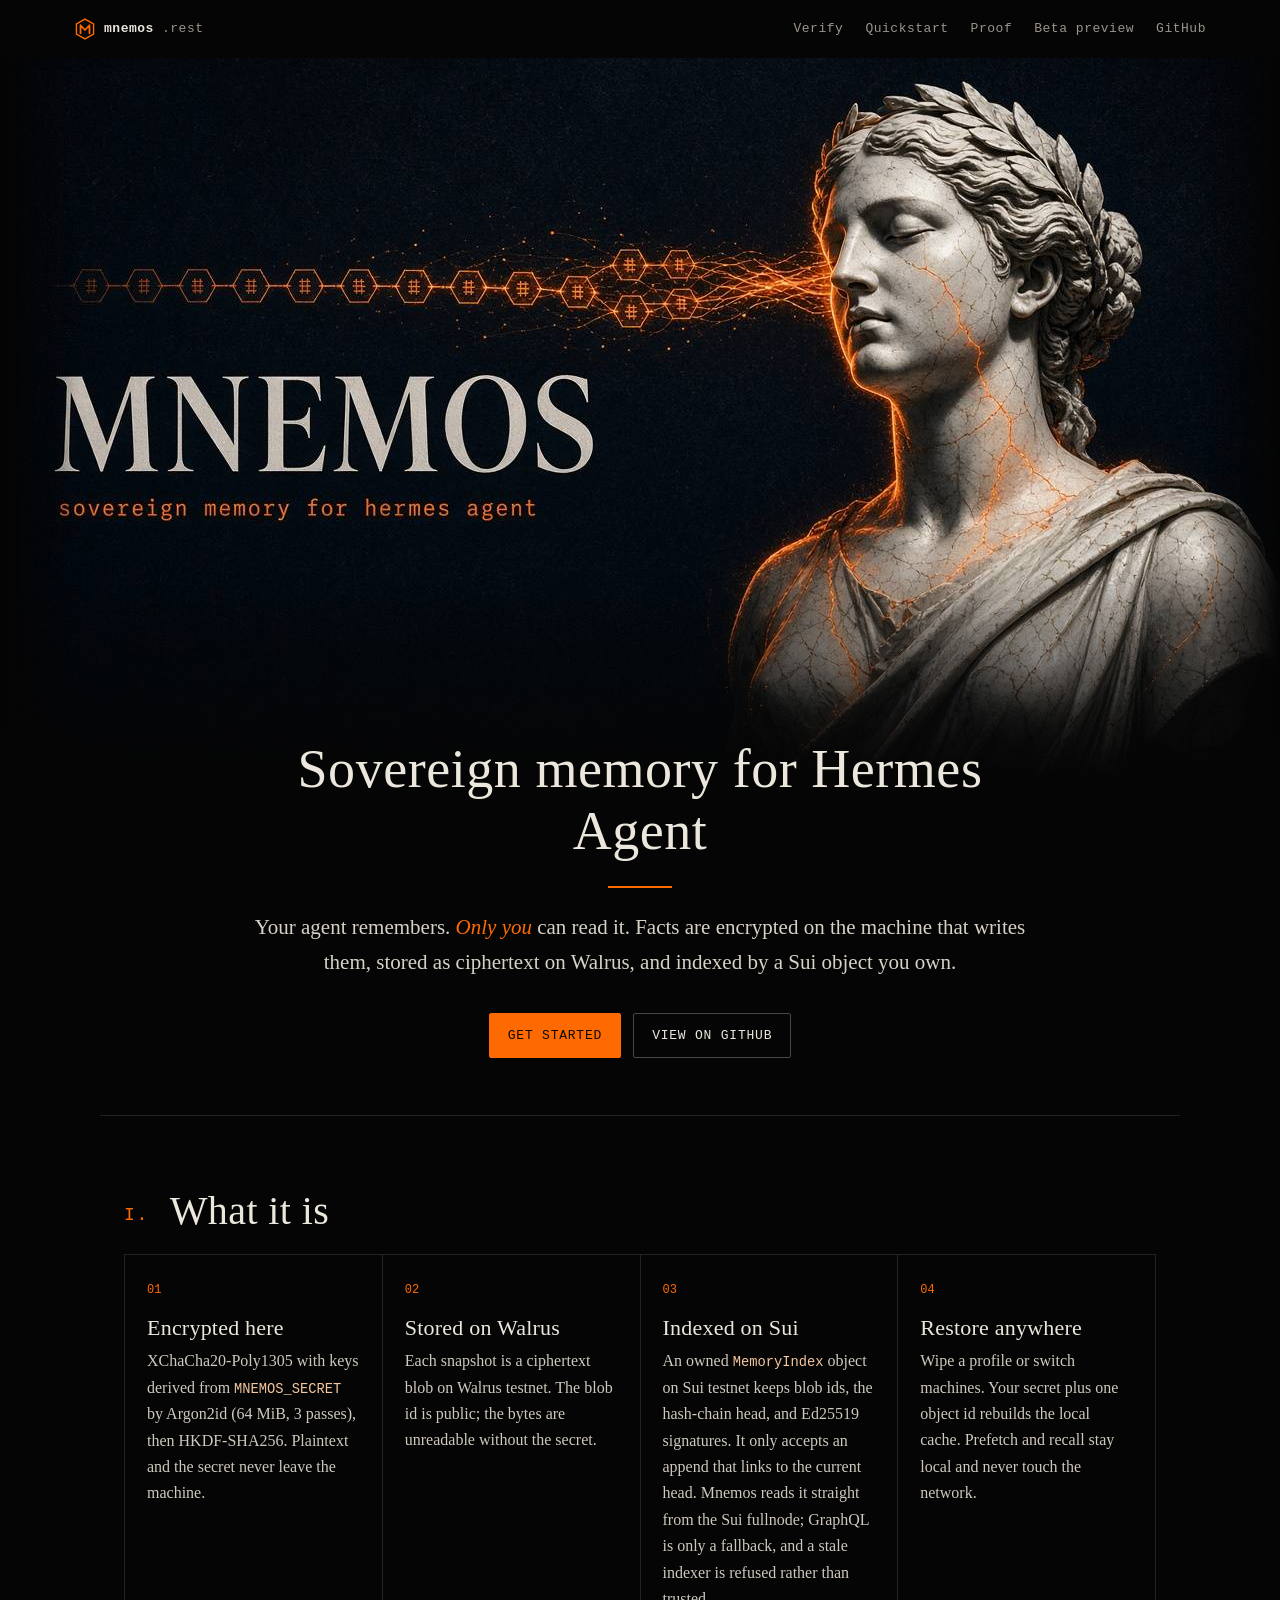
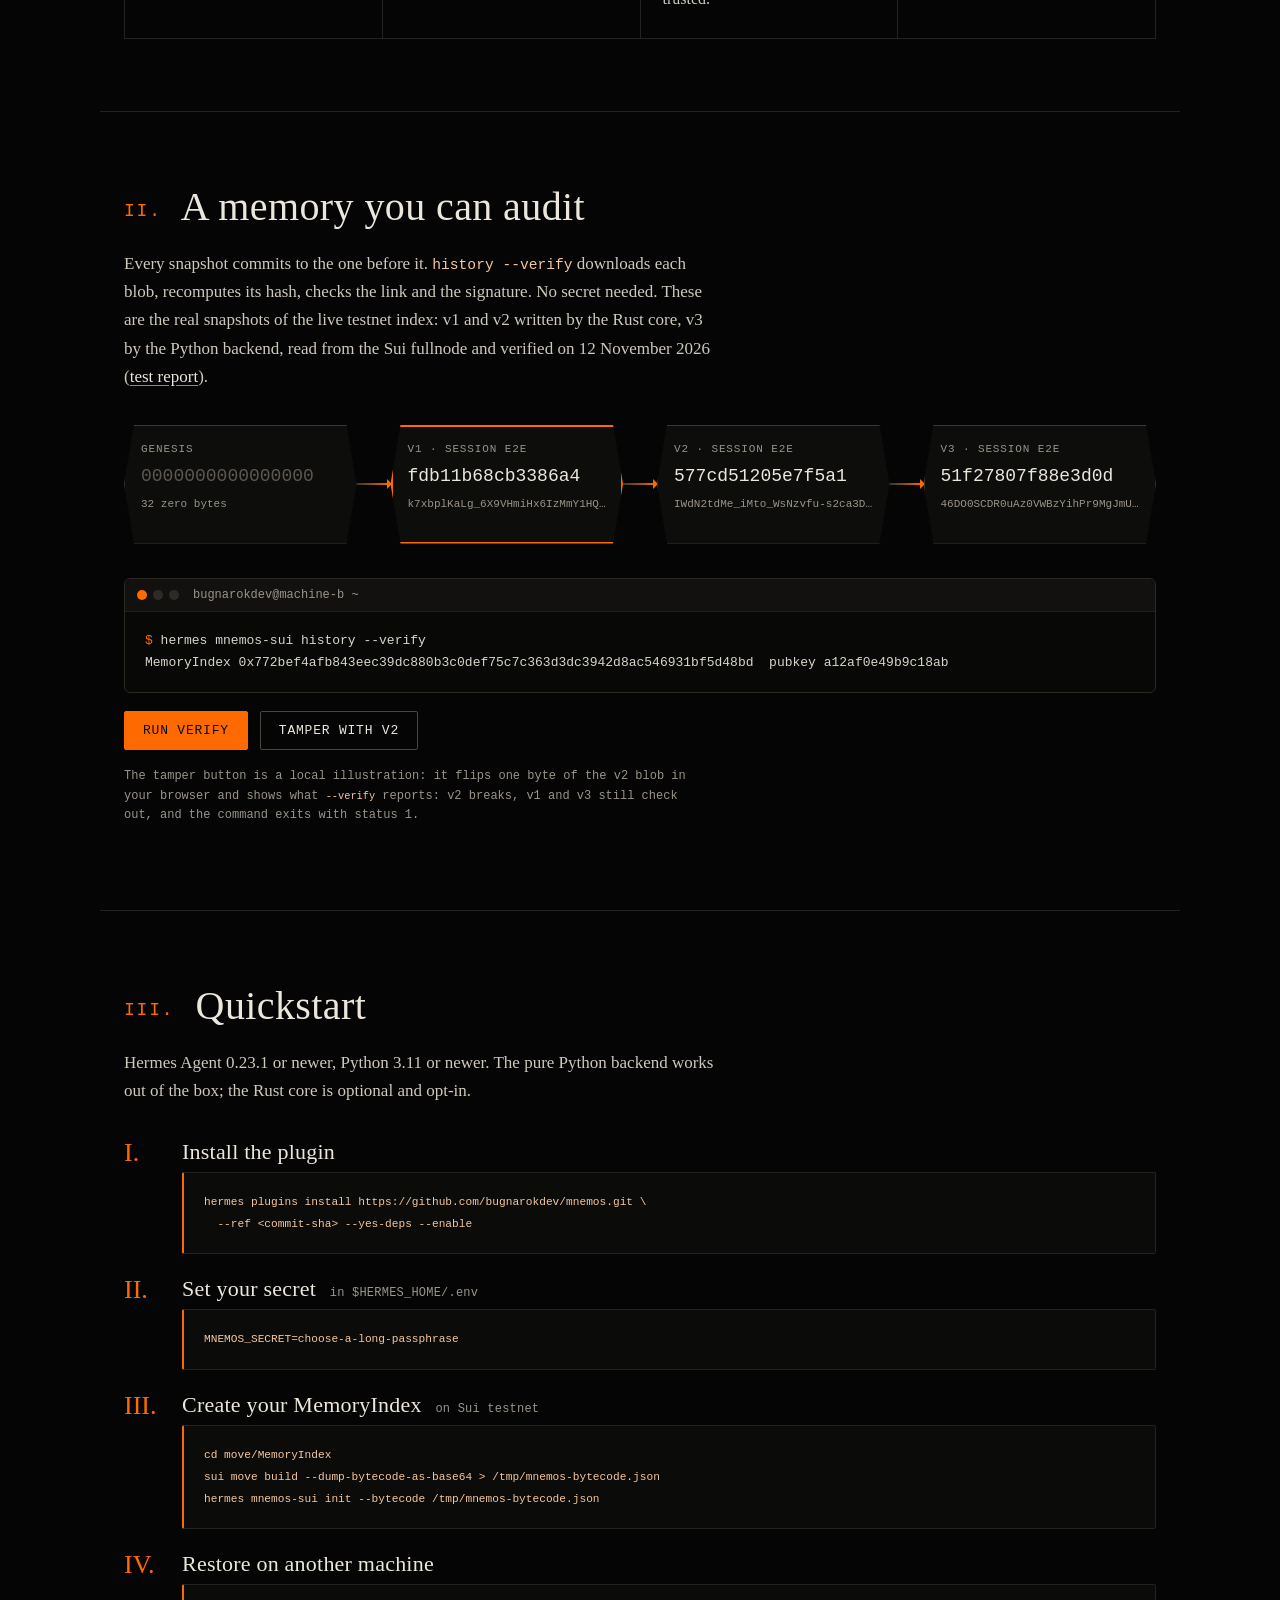
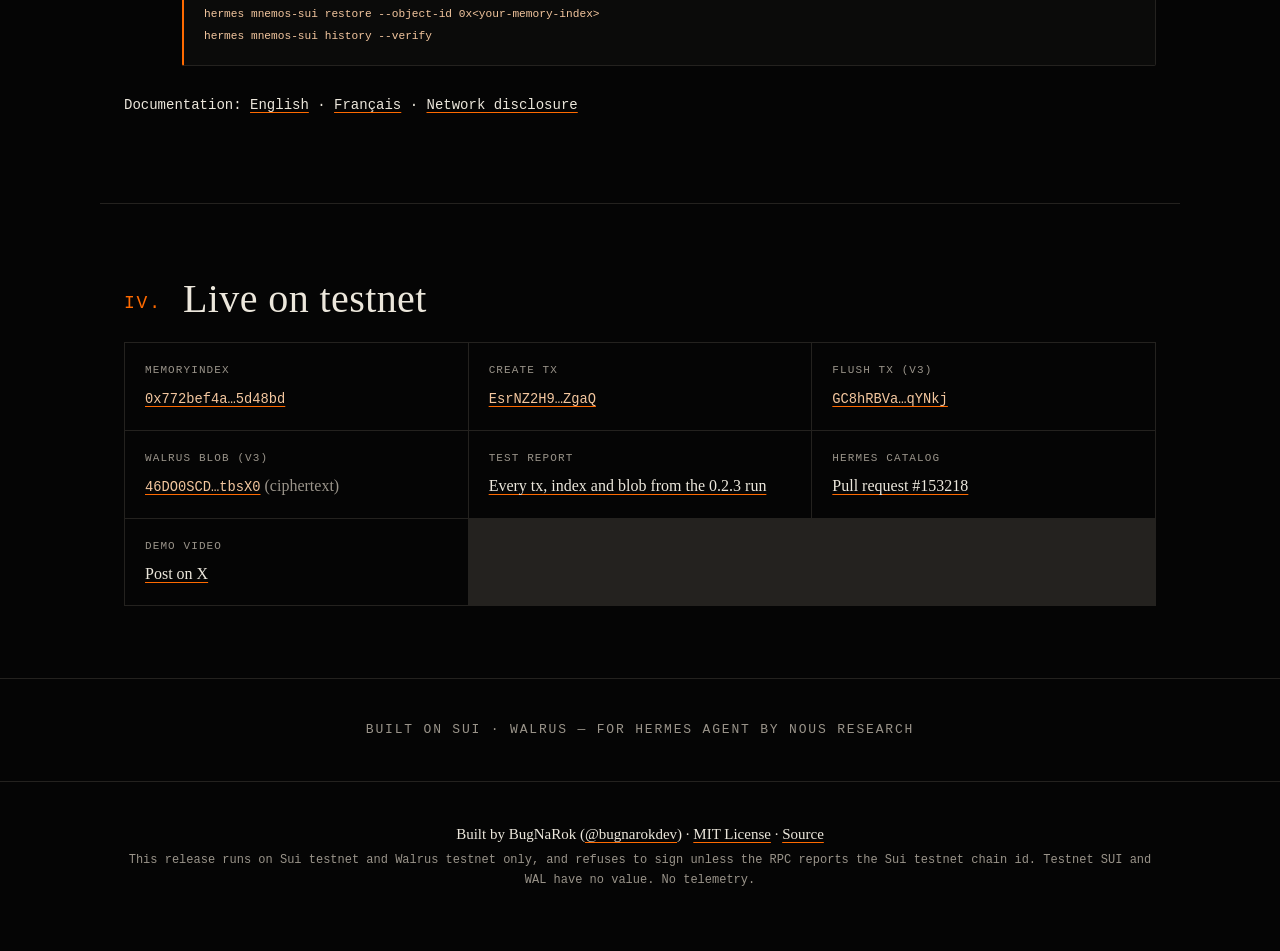
<file: index.html>
<!doctype html>
<html lang="en">
<head>
<meta charset="utf-8">
<meta name="viewport" content="width=device-width, initial-scale=1">
<title>Mnemos · Sovereign memory for Hermes Agent</title>
<meta name="description" content="Mnemos is a memory provider plugin for Hermes Agent: encrypted on your machine, ciphertext blobs on Walrus testnet, a MemoryIndex object on Sui testnet, restorable anywhere.">
<meta name="theme-color" content="#050505">
<link rel="canonical" href="https://mnemos.rest/">
<link rel="icon" href="favicon.svg" type="image/svg+xml">
<meta property="og:type" content="website">
<meta property="og:url" content="https://mnemos.rest/">
<meta property="og:title" content="Mnemos · Sovereign memory for Hermes Agent">
<meta property="og:description" content="Encrypted on your machine. Stored on Walrus. Indexed on Sui. Restore anywhere with your secret and one object id.">
<meta property="og:image" content="https://mnemos.rest/cover.jpg">
<meta property="og:image:width" content="1280">
<meta property="og:image:height" content="720">
<meta property="og:image:alt" content="A marble statue with orange cracks, a chain of hexagonal hash blocks flowing into her mind, and the word MNEMOS.">
<meta name="twitter:card" content="summary_large_image">
<meta name="twitter:site" content="@bugnarokdev">
<meta name="twitter:title" content="Mnemos · Sovereign memory for Hermes Agent">
<meta name="twitter:description" content="Encrypted on your machine. Stored on Walrus. Indexed on Sui. Restore anywhere.">
<meta name="twitter:image" content="https://mnemos.rest/cover.jpg">
<link rel="stylesheet" href="style.css">
</head>
<body>
<a class="skip" href="#main">Skip to content</a>

<header class="hero">
  <nav class="top" aria-label="Primary">
    <a class="brand" href="#top" aria-label="Mnemos home"><img src="favicon.svg" alt="" width="22" height="22"> mnemos<span class="dim">.rest</span></a>
    <ul>
      <li><a href="#chain">Verify</a></li>
      <li><a href="#quickstart">Quickstart</a></li>
      <li><a href="#proof">Proof</a></li>
      <li><a href="beta/">Beta preview</a></li>
      <li><a href="https://github.com/bugnarokdev/mnemos" target="_blank" rel="noopener noreferrer">GitHub</a></li>
    </ul>
  </nav>
  <figure class="cover" id="top">
    <picture>
      <source media="(max-width: 820px)" srcset="cover-800.jpg">
      <img src="cover.jpg" width="1280" height="720" alt="A marble statue with orange cracks, a chain of hexagonal hash blocks flowing into her mind, beside the word MNEMOS and the line: sovereign memory for hermes agent." fetchpriority="high">
    </picture>
  </figure>
  <div class="intro">
    <h1><span class="sr">Mnemos: </span>Sovereign memory for Hermes Agent</h1>
    <p class="lede">Your agent remembers. <em>Only you</em> can read it. Facts are encrypted on the machine that writes them, stored as ciphertext on Walrus, and indexed by a Sui object you own.</p>
    <p class="cta">
      <a class="btn" href="#quickstart">Get started</a>
      <a class="btn ghost" href="https://github.com/bugnarokdev/mnemos" target="_blank" rel="noopener noreferrer">View on GitHub</a>
    </p>
  </div>
</header>

<main id="main">

<section class="pillars" aria-labelledby="what">
  <h2 id="what"><span class="num">I.</span> What it is</h2>
  <ol class="grid">
    <li>
      <h3>Encrypted here</h3>
      <p>XChaCha20-Poly1305 with keys derived from <code>MNEMOS_SECRET</code> by Argon2id (64 MiB, 3 passes), then HKDF-SHA256. Plaintext and the secret never leave the machine.</p>
    </li>
    <li>
      <h3>Stored on Walrus</h3>
      <p>Each snapshot is a ciphertext blob on Walrus testnet. The blob id is public; the bytes are unreadable without the secret.</p>
    </li>
    <li>
      <h3>Indexed on Sui</h3>
      <p>An owned <code>MemoryIndex</code> object on Sui testnet keeps blob ids, the hash-chain head, and Ed25519 signatures. It only accepts an append that links to the current head. Mnemos reads it straight from the Sui fullnode; GraphQL is only a fallback, and a stale indexer is refused rather than trusted.</p>
    </li>
    <li>
      <h3>Restore anywhere</h3>
      <p>Wipe a profile or switch machines. Your secret plus one object id rebuilds the local cache. Prefetch and recall stay local and never touch the network.</p>
    </li>
  </ol>
</section>

<section class="chain" id="chain" aria-labelledby="chain-h">
  <h2 id="chain-h"><span class="num">II.</span> A memory you can audit</h2>
  <p class="sub">Every snapshot commits to the one before it. <code>history --verify</code> downloads each blob, recomputes its hash, checks the link and the signature. No secret needed. These are the real snapshots of the live testnet index: v1 and v2 written by the Rust core, v3 by the Python backend, read from the Sui fullnode and verified on 12 November 2026 (<a href="https://github.com/bugnarokdev/mnemos/blob/main/docs/en/test-report.md" target="_blank" rel="noopener">test report</a>).</p>

  <div class="links" role="list" aria-label="Hash chain">
    <div class="block genesis" role="listitem">
      <span class="k">genesis</span>
      <span class="h">0000000000000000</span>
      <span class="b">32 zero bytes</span>
    </div>
    <span class="arrow" aria-hidden="true"></span>
    <div class="block" role="listitem" data-v="1">
      <span class="k">v1 · session e2e</span>
      <span class="h">fdb11b68cb3386a4</span>
      <span class="b" title="Walrus blob id">k7xbplKaLg_6X9VHmiHx6IzMmY1HQ8q6IfxfytE3V-M</span>
      <span class="st" aria-live="off"></span>
    </div>
    <span class="arrow" aria-hidden="true"></span>
    <div class="block" role="listitem" data-v="2">
      <span class="k">v2 · session e2e</span>
      <span class="h">577cd51205e7f5a1</span>
      <span class="b" title="Walrus blob id">IWdN2tdMe_iMto_WsNzvfu-s2ca3DIdgA38abPxpCXg</span>
      <span class="st" aria-live="off"></span>
    </div>
    <span class="arrow" aria-hidden="true"></span>
    <div class="block" role="listitem" data-v="3">
      <span class="k">v3 · session e2e</span>
      <span class="h">51f27807f88e3d0d</span>
      <span class="b" title="Walrus blob id">46DO0SCDR0uAz0VWBzYihPr9MgJmUzeNdfEATmtbsX0</span>
      <span class="st" aria-live="off"></span>
    </div>
  </div>

  <div class="term" role="region" aria-label="Terminal">
    <div class="bar"><i></i><i></i><i></i><span>bugnarokdev@machine-b ~</span></div>
<pre id="out" aria-live="polite"><span class="p">$</span> hermes mnemos-sui history --verify
MemoryIndex 0x772bef4afb843eec39dc880b3c0def75c7c363d3dc3942d8ac546931bf5d48bd  pubkey a12af0e49b9c18ab
v1    <b class="ok">OK</b>     fdb11b68cb3386a4  blob k7xbplKaLg_6X9VHmiHx6IzMmY1HQ8q6IfxfytE3V-M
v2    <b class="ok">OK</b>     577cd51205e7f5a1  blob IWdN2tdMe_iMto_WsNzvfu-s2ca3DIdgA38abPxpCXg
v3    <b class="ok">OK</b>     51f27807f88e3d0d  blob 46DO0SCDR0uAz0VWBzYihPr9MgJmUzeNdfEATmtbsX0
<b class="ok">OK: 3 versions verified</b></pre>
  </div>
  <p class="controls">
    <button type="button" id="run" class="btn">Run verify</button>
    <button type="button" id="tamper" class="btn ghost" aria-pressed="false">Tamper with v2</button>
  </p>
  <p class="note">The tamper button is a local illustration: it flips one byte of the v2 blob in your browser and shows what <code>--verify</code> reports: v2 breaks, v1 and v3 still check out, and the command exits with status 1.</p>
</section>

<section class="quick" id="quickstart" aria-labelledby="qs">
  <h2 id="qs"><span class="num">III.</span> Quickstart</h2>
  <p class="sub">Hermes Agent 0.23.1 or newer, Python 3.11 or newer. The pure Python backend works out of the box; the Rust core is optional and opt-in.</p>
  <ol class="steps">
    <li>
      <h3>Install the plugin</h3>
<pre><code>hermes plugins install https://github.com/bugnarokdev/mnemos.git \
  --ref &lt;commit-sha&gt; --yes-deps --enable</code></pre>
    </li>
    <li>
      <h3>Set your secret <span class="dim">in $HERMES_HOME/.env</span></h3>
<pre><code>MNEMOS_SECRET=choose-a-long-passphrase</code></pre>
    </li>
    <li>
      <h3>Create your MemoryIndex <span class="dim">on Sui testnet</span></h3>
<pre><code>cd move/MemoryIndex
sui move build --dump-bytecode-as-base64 &gt; /tmp/mnemos-bytecode.json
hermes mnemos-sui init --bytecode /tmp/mnemos-bytecode.json</code></pre>
    </li>
    <li>
      <h3>Restore on another machine</h3>
<pre><code>hermes mnemos-sui restore --object-id 0x&lt;your-memory-index&gt;
hermes mnemos-sui history --verify</code></pre>
    </li>
  </ol>
  <p class="docs">Documentation: <a href="https://github.com/bugnarokdev/mnemos/tree/main/docs/en" target="_blank" rel="noopener noreferrer">English</a> · <a href="https://github.com/bugnarokdev/mnemos/tree/main/docs/fr" hreflang="fr" target="_blank" rel="noopener noreferrer">Français</a> · <a href="https://github.com/bugnarokdev/mnemos#network-disclosure" target="_blank" rel="noopener noreferrer">Network disclosure</a></p>
</section>

<section class="proof" id="proof" aria-labelledby="pf">
  <h2 id="pf"><span class="num">IV.</span> Live on testnet</h2>
  <dl>
    <div><dt>MemoryIndex</dt><dd><a href="https://testnet.suivision.xyz/object/0x772bef4afb843eec39dc880b3c0def75c7c363d3dc3942d8ac546931bf5d48bd" target="_blank" rel="noopener noreferrer"><code>0x772bef4a…5d48bd</code></a></dd></div>
    <div><dt>Create tx</dt><dd><a href="https://testnet.suivision.xyz/txblock/EsrNZ2H9n1LBDFNquubJRsjMTDxhGxockYcaShJyZgaQ" target="_blank" rel="noopener noreferrer"><code>EsrNZ2H9…ZgaQ</code></a></dd></div>
    <div><dt>Flush tx (v3)</dt><dd><a href="https://testnet.suivision.xyz/txblock/GC8hRBVa6qcyRbPxjfj6n6a5ZcRWzCHdqCpSfTmqYNkj" target="_blank" rel="noopener noreferrer"><code>GC8hRBVa…qYNkj</code></a></dd></div>
    <div><dt>Walrus blob (v3)</dt><dd><a href="https://aggregator.walrus-testnet.walrus.space/v1/blobs/46DO0SCDR0uAz0VWBzYihPr9MgJmUzeNdfEATmtbsX0" target="_blank" rel="noopener noreferrer"><code>46DO0SCD…tbsX0</code></a> <span class="dim">(ciphertext)</span></dd></div>
    <div><dt>Test report</dt><dd><a href="https://github.com/bugnarokdev/mnemos/blob/main/docs/en/test-report.md" target="_blank" rel="noopener">Every tx, index and blob from the 0.2.3 run</a></dd></div>
    <div><dt>Hermes catalog</dt><dd><a href="https://github.com/NousResearch/hermes-agent/pull/153218" target="_blank" rel="noopener noreferrer">Pull request #153218</a></dd></div>
    <div><dt>Demo video</dt><dd><a href="https://x.com/bugnarokdev/status/2120415906962583646" target="_blank" rel="noopener noreferrer">Post on X</a></dd></div>
  </dl>
</section>

<p class="built">Built on Sui · Walrus — for Hermes Agent by Nous Research</p>

</main>

<footer>
  <p>Built by BugNaRok (<a href="https://x.com/bugnarokdev" target="_blank" rel="noopener noreferrer">@bugnarokdev</a>) · <a href="https://github.com/bugnarokdev/mnemos/blob/main/LICENSE" target="_blank" rel="noopener noreferrer">MIT License</a> · <a href="https://github.com/bugnarokdev/mnemos" target="_blank" rel="noopener noreferrer">Source</a></p>
  <p class="dim">This release runs on Sui testnet and Walrus testnet only, and refuses to sign unless the RPC reports the Sui testnet chain id. Testnet SUI and WAL have no value. No telemetry.</p>
</footer>

<script src="app.js" defer></script>
</body>
</html>
</file>
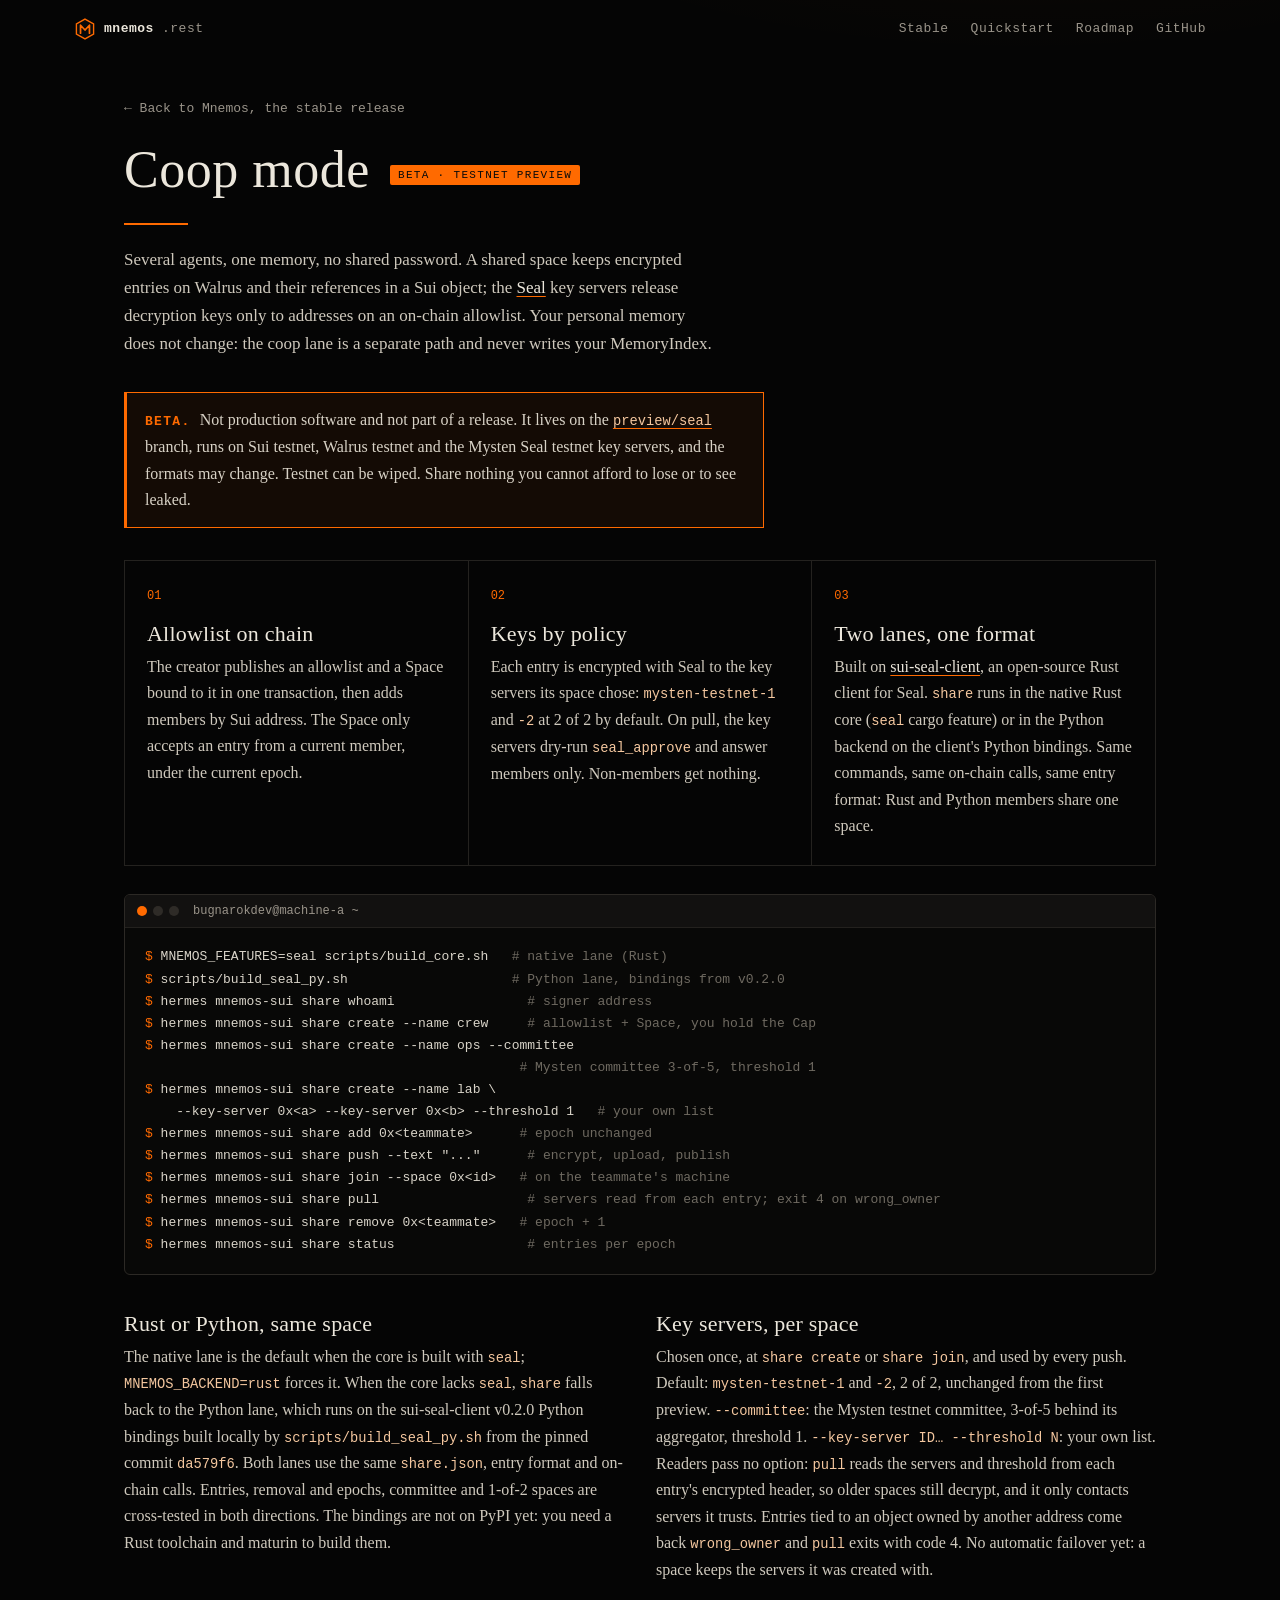
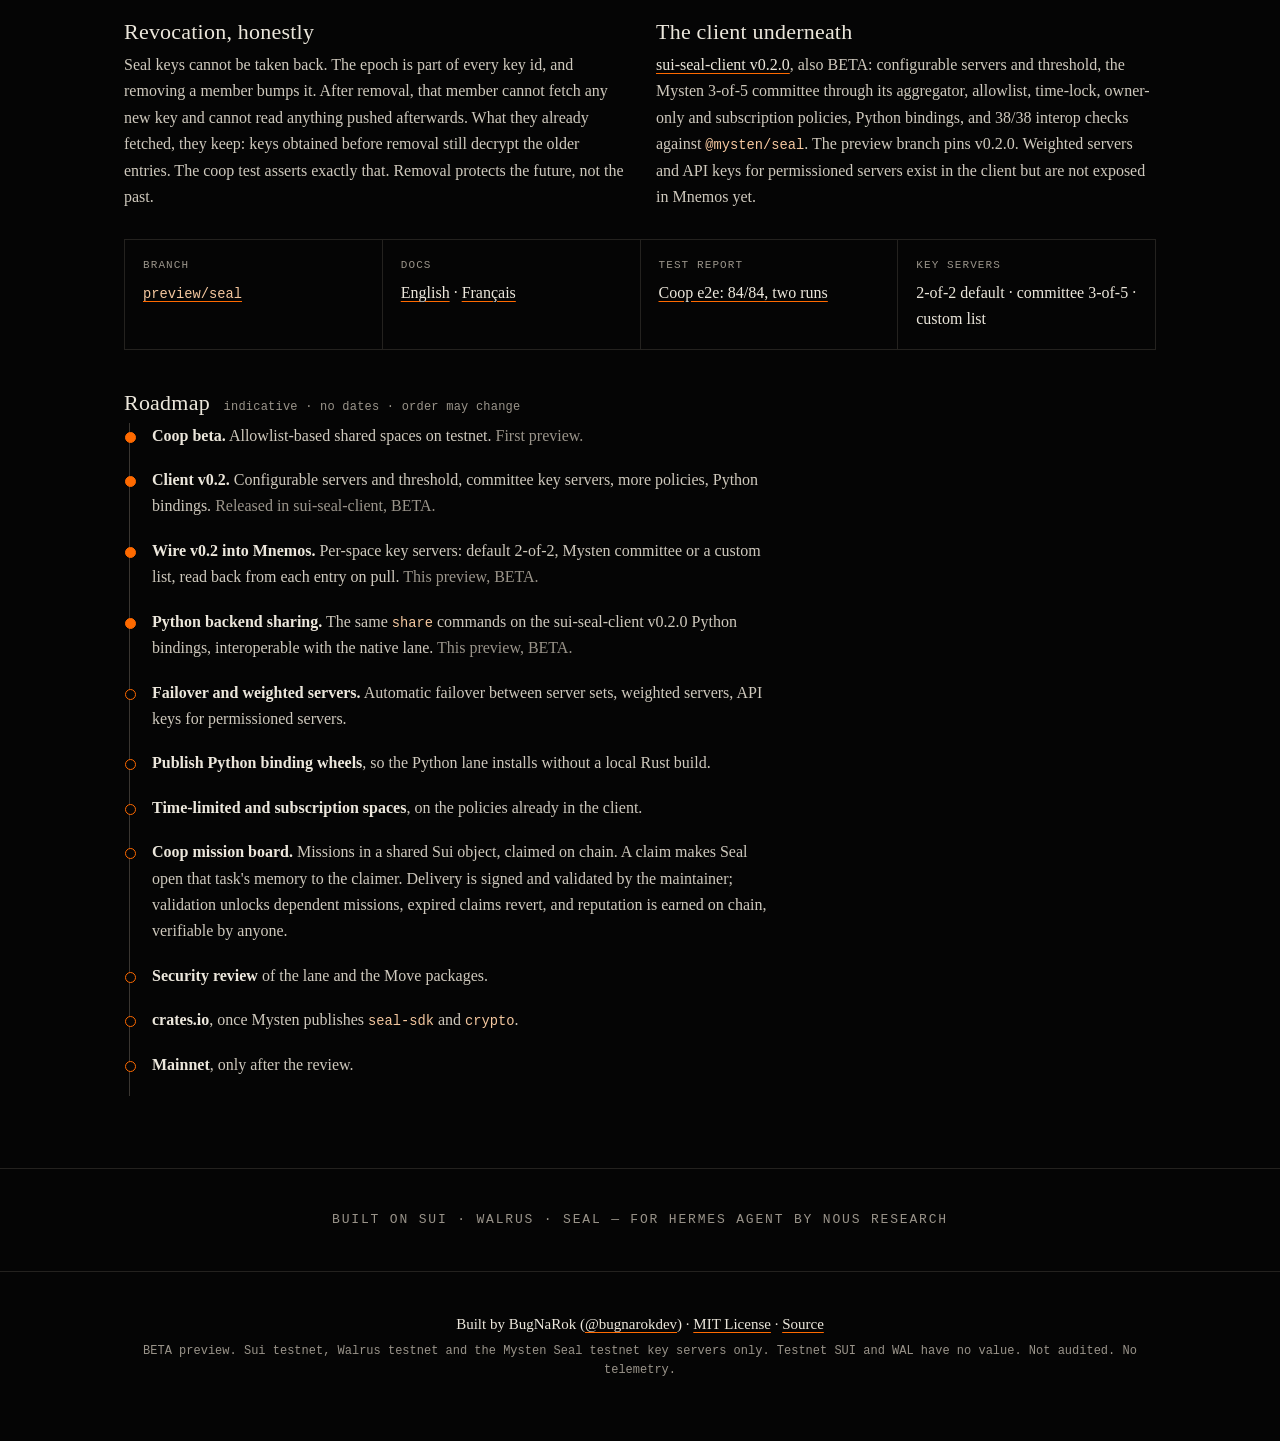
<file: beta/index.html>
<!doctype html>
<html lang="en">
<head>
<meta charset="utf-8">
<meta name="viewport" content="width=device-width, initial-scale=1">
<title>Mnemos — Beta preview (testnet)</title>
<meta name="description" content="BETA, testnet only: Mnemos coop mode. Several Hermes agents share one encrypted memory; Seal releases keys only to members of an onchain allowlist.">
<meta name="theme-color" content="#050505">
<meta name="robots" content="index, follow">
<link rel="canonical" href="https://mnemos.rest/beta/">
<link rel="icon" href="../favicon.svg" type="image/svg+xml">
<meta property="og:type" content="website">
<meta property="og:url" content="https://mnemos.rest/beta/">
<meta property="og:title" content="Mnemos — Beta preview (testnet)">
<meta property="og:description" content="Coop mode, BETA on testnet: shared encrypted memory for Hermes agents, keys released by Seal to allowlist members only.">
<meta property="og:image" content="https://mnemos.rest/cover.jpg">
<meta property="og:image:width" content="1280">
<meta property="og:image:height" content="720">
<meta property="og:image:alt" content="A marble statue with orange cracks, a chain of hexagonal hash blocks flowing into her mind, and the word MNEMOS.">
<meta name="twitter:card" content="summary_large_image">
<meta name="twitter:site" content="@bugnarokdev">
<meta name="twitter:title" content="Mnemos — Beta preview (testnet)">
<meta name="twitter:description" content="Coop mode, BETA on testnet: shared encrypted memory for Hermes agents, keys by Seal.">
<meta name="twitter:image" content="https://mnemos.rest/cover.jpg">
<link rel="stylesheet" href="../style.css">
</head>
<body class="page-beta">
<a class="skip" href="#main">Skip to content</a>

<header>
  <nav class="top" aria-label="Primary">
    <a class="brand" href="../" aria-label="Mnemos home"><img src="../favicon.svg" alt="" width="22" height="22"> mnemos<span class="dim">.rest</span></a>
    <ul>
      <li><a href="../">Stable</a></li>
      <li><a href="../#quickstart">Quickstart</a></li>
      <li><a href="#roadmap">Roadmap</a></li>
      <li><a href="https://github.com/bugnarokdev/mnemos/tree/preview/seal" target="_blank" rel="noopener noreferrer">GitHub</a></li>
    </ul>
  </nav>
</header>

<main id="main">

<section class="beta" id="beta" aria-labelledby="bt">
  <p class="back"><a href="../">&larr; Back to Mnemos, the stable release</a></p>
  <h1 id="bt">Coop mode <span class="tag">BETA · testnet preview</span></h1>
  <p class="sub">Several agents, one memory, no shared password. A shared space keeps encrypted entries on Walrus and their references in a Sui object; the <a href="https://github.com/MystenLabs/seal" target="_blank" rel="noopener noreferrer">Seal</a> key servers release decryption keys only to addresses on an on-chain allowlist. Your personal memory does not change: the coop lane is a separate path and never writes your MemoryIndex.</p>

  <p class="warn"><strong>BETA.</strong> Not production software and not part of a release. It lives on the <a href="https://github.com/bugnarokdev/mnemos/tree/preview/seal" target="_blank" rel="noopener noreferrer"><code>preview/seal</code></a> branch, runs on Sui testnet, Walrus testnet and the Mysten Seal testnet key servers, and the formats may change. Testnet can be wiped. Share nothing you cannot afford to lose or to see leaked.</p>

  <ol class="grid">
    <li>
      <h2>Allowlist on chain</h2>
      <p>The creator publishes an allowlist and a Space bound to it in one transaction, then adds members by Sui address. The Space only accepts an entry from a current member, under the current epoch.</p>
    </li>
    <li>
      <h2>Keys by policy</h2>
      <p>Each entry is encrypted with Seal to the key servers its space chose: <code>mysten-testnet-1</code> and <code>-2</code> at 2 of 2 by default. On pull, the key servers dry-run <code>seal_approve</code> and answer members only. Non-members get nothing.</p>
    </li>
    <li>
      <h2>Two lanes, one format</h2>
      <p>Built on <a href="https://github.com/bugnarokdev/sui-seal-client" target="_blank" rel="noopener noreferrer">sui-seal-client</a>, an open-source Rust client for Seal. <code>share</code> runs in the native Rust core (<code>seal</code> cargo feature) or in the Python backend on the client's Python bindings. Same commands, same on-chain calls, same entry format: Rust and Python members share one space.</p>
    </li>
  </ol>

  <div class="term" role="region" aria-label="Coop commands">
    <div class="bar"><i></i><i></i><i></i><span>bugnarokdev@machine-a ~</span></div>
<pre><span class="p">$</span> MNEMOS_FEATURES=seal scripts/build_core.sh   <span class="c"># native lane (Rust)</span>
<span class="p">$</span> scripts/build_seal_py.sh                     <span class="c"># Python lane, bindings from v0.2.0</span>
<span class="p">$</span> hermes mnemos-sui share whoami                 <span class="c"># signer address</span>
<span class="p">$</span> hermes mnemos-sui share create --name crew     <span class="c"># allowlist + Space, you hold the Cap</span>
<span class="p">$</span> hermes mnemos-sui share create --name ops --committee
                                                <span class="c"># Mysten committee 3-of-5, threshold 1</span>
<span class="p">$</span> hermes mnemos-sui share create --name lab \
    --key-server 0x&lt;a&gt; --key-server 0x&lt;b&gt; --threshold 1   <span class="c"># your own list</span>
<span class="p">$</span> hermes mnemos-sui share add 0x&lt;teammate&gt;      <span class="c"># epoch unchanged</span>
<span class="p">$</span> hermes mnemos-sui share push --text "..."      <span class="c"># encrypt, upload, publish</span>
<span class="p">$</span> hermes mnemos-sui share join --space 0x&lt;id&gt;   <span class="c"># on the teammate's machine</span>
<span class="p">$</span> hermes mnemos-sui share pull                   <span class="c"># servers read from each entry; exit 4 on wrong_owner</span>
<span class="p">$</span> hermes mnemos-sui share remove 0x&lt;teammate&gt;   <span class="c"># epoch + 1</span>
<span class="p">$</span> hermes mnemos-sui share status                 <span class="c"># entries per epoch</span></pre>
  </div>

  <div class="cols">
    <div>
      <h2>Rust or Python, same space</h2>
      <p>The native lane is the default when the core is built with <code>seal</code>; <code>MNEMOS_BACKEND=rust</code> forces it. When the core lacks <code>seal</code>, <code>share</code> falls back to the Python lane, which runs on the sui-seal-client v0.2.0 Python bindings built locally by <code>scripts/build_seal_py.sh</code> from the pinned commit <code>da579f6</code>. Both lanes use the same <code>share.json</code>, entry format and on-chain calls. Entries, removal and epochs, committee and 1-of-2 spaces are cross-tested in both directions. The bindings are not on PyPI yet: you need a Rust toolchain and maturin to build them.</p>
    </div>
    <div>
      <h2>Key servers, per space</h2>
      <p>Chosen once, at <code>share create</code> or <code>share join</code>, and used by every push. Default: <code>mysten-testnet-1</code> and <code>-2</code>, 2 of 2, unchanged from the first preview. <code>--committee</code>: the Mysten testnet committee, 3-of-5 behind its aggregator, threshold 1. <code>--key-server ID… --threshold N</code>: your own list. Readers pass no option: <code>pull</code> reads the servers and threshold from each entry's encrypted header, so older spaces still decrypt, and it only contacts servers it trusts. Entries tied to an object owned by another address come back <code>wrong_owner</code> and <code>pull</code> exits with code 4. No automatic failover yet: a space keeps the servers it was created with.</p>
    </div>
  </div>

  <div class="cols">
    <div>
      <h2>Revocation, honestly</h2>
      <p>Seal keys cannot be taken back. The epoch is part of every key id, and removing a member bumps it. After removal, that member cannot fetch any new key and cannot read anything pushed afterwards. What they already fetched, they keep: keys obtained before removal still decrypt the older entries. The coop test asserts exactly that. Removal protects the future, not the past.</p>
    </div>
    <div>
      <h2>The client underneath</h2>
      <p><a href="https://github.com/bugnarokdev/sui-seal-client/tree/v0.2.0" target="_blank" rel="noopener noreferrer">sui-seal-client v0.2.0</a>, also BETA: configurable servers and threshold, the Mysten 3-of-5 committee through its aggregator, allowlist, time-lock, owner-only and subscription policies, Python bindings, and 38/38 interop checks against <code>@mysten/seal</code>. The preview branch pins v0.2.0. Weighted servers and API keys for permissioned servers exist in the client but are not exposed in Mnemos yet.</p>
    </div>
  </div>

  <dl class="facts">
    <div><dt>Branch</dt><dd><a href="https://github.com/bugnarokdev/mnemos/tree/preview/seal" target="_blank" rel="noopener noreferrer"><code>preview/seal</code></a></dd></div>
    <div><dt>Docs</dt><dd><a href="https://github.com/bugnarokdev/mnemos/blob/preview/seal/docs/en/preview-seal.md" target="_blank" rel="noopener noreferrer">English</a> · <a href="https://github.com/bugnarokdev/mnemos/blob/preview/seal/docs/fr/preview-seal.md" hreflang="fr" target="_blank" rel="noopener noreferrer">Français</a></dd></div>
    <div><dt>Test report</dt><dd><a href="https://github.com/bugnarokdev/mnemos/blob/preview/seal/docs/en/test-report-preview-seal.md" target="_blank" rel="noopener noreferrer">Coop e2e: 84/84, two runs</a></dd></div>
    <div><dt>Key servers</dt><dd>2-of-2 default · committee 3-of-5 · custom list</dd></div>
  </dl>

  <h2 class="rm-h" id="roadmap">Roadmap <span class="dim">indicative · no dates · order may change</span></h2>
  <ol class="roadmap">
    <li class="done"><b>Coop beta.</b> Allowlist-based shared spaces on testnet. <span class="dim">First preview.</span></li>
    <li class="done"><b>Client v0.2.</b> Configurable servers and threshold, committee key servers, more policies, Python bindings. <span class="dim">Released in sui-seal-client, BETA.</span></li>
    <li class="done"><b>Wire v0.2 into Mnemos.</b> Per-space key servers: default 2-of-2, Mysten committee or a custom list, read back from each entry on pull. <span class="dim">This preview, BETA.</span></li>
    <li class="done"><b>Python backend sharing.</b> The same <code>share</code> commands on the sui-seal-client v0.2.0 Python bindings, interoperable with the native lane. <span class="dim">This preview, BETA.</span></li>
    <li><b>Failover and weighted servers.</b> Automatic failover between server sets, weighted servers, API keys for permissioned servers.</li>
    <li><b>Publish Python binding wheels</b>, so the Python lane installs without a local Rust build.</li>
    <li><b>Time-limited and subscription spaces</b>, on the policies already in the client.</li>
    <li><b>Coop mission board.</b> Missions in a shared Sui object, claimed on chain. A claim makes Seal open that task's memory to the claimer. Delivery is signed and validated by the maintainer; validation unlocks dependent missions, expired claims revert, and reputation is earned on chain, verifiable by anyone.</li>
    <li><b>Security review</b> of the lane and the Move packages.</li>
    <li><b>crates.io</b>, once Mysten publishes <code>seal-sdk</code> and <code>crypto</code>.</li>
    <li><b>Mainnet</b>, only after the review.</li>
  </ol>
</section>

<p class="built">Built on Sui · Walrus · Seal — for Hermes Agent by Nous Research</p>

</main>

<footer>
  <p>Built by BugNaRok (<a href="https://x.com/bugnarokdev" target="_blank" rel="noopener noreferrer">@bugnarokdev</a>) · <a href="https://github.com/bugnarokdev/mnemos/blob/main/LICENSE" target="_blank" rel="noopener noreferrer">MIT License</a> · <a href="https://github.com/bugnarokdev/mnemos/tree/preview/seal" target="_blank" rel="noopener noreferrer">Source</a></p>
  <p class="dim">BETA preview. Sui testnet, Walrus testnet and the Mysten Seal testnet key servers only. Testnet SUI and WAL have no value. Not audited. No telemetry.</p>
</footer>
</body>
</html>
</file>
<file: style.css>
:root {
  --bg: #050505;
  --bg2: #0d0d0c;
  --ink: #ece7dc;
  --mute: #9a948a;
  --line: #24221f;
  --or: #FF6A00;
  --ok: #7bd88f;
  --bad: #ff5a4a;
  --serif: "Cormorant Garamond", "EB Garamond", Garamond, "Iowan Old Style", "Palatino Linotype", Palatino, "Book Antiqua", Georgia, serif;
  --mono: ui-monospace, "JetBrains Mono", "SFMono-Regular", Menlo, Consolas, "Liberation Mono", monospace;
}
* { box-sizing: border-box; }
html { scroll-behavior: smooth; }
body {
  margin: 0;
  background: var(--bg);
  color: var(--ink);
  font: 17px/1.65 var(--serif);
  -webkit-font-smoothing: antialiased;
  background-image: radial-gradient(1200px 600px at 80% -10%, rgba(255,106,0,.07), transparent 60%);
}
a { color: var(--ink); text-decoration-color: var(--or); text-underline-offset: 3px; }
a:hover { color: var(--or); }
a:focus-visible, button:focus-visible { outline: 2px solid var(--or); outline-offset: 3px; }
code, pre, .k, .h, .b, .st, nav, .num, .btn, dt, .built, .note { font-family: var(--mono); }
code { font-size: .86em; color: #f4c79f; }
.dim { color: var(--mute); font-weight: 400; }
.sr { position: absolute; width: 1px; height: 1px; overflow: hidden; clip: rect(0 0 0 0); white-space: nowrap; }
.skip { position: absolute; left: -999px; top: 0; background: var(--or); color: #000; padding: .5em 1em; z-index: 10; }
.skip:focus { left: 1em; }

.top {
  display: flex; justify-content: space-between; align-items: center;
  max-width: 1180px; margin: 0 auto; padding: 18px 24px; font-size: 13px; letter-spacing: .04em;
}
.brand { display: inline-flex; align-items: center; gap: 8px; text-decoration: none; font-weight: 600; }
.top ul { display: flex; gap: 22px; list-style: none; margin: 0; padding: 0; }
.top ul a { text-decoration: none; color: var(--mute); white-space: nowrap; }
.top ul a:hover { color: var(--or); }

.cover { margin: 0 auto; position: relative; width: 100%; max-width: min(1600px, calc(88vh * 16 / 9)); }
.cover img { display: block; width: 100%; height: auto; aspect-ratio: 16 / 9; object-fit: contain;
  -webkit-mask-image: linear-gradient(90deg, transparent 0, #000 6%, #000 94%, transparent 100%);
          mask-image: linear-gradient(90deg, transparent 0, #000 6%, #000 94%, transparent 100%); }
@media (max-width: 1100px) { .cover img { -webkit-mask-image: none; mask-image: none; } }
.cover::after { content: ""; position: absolute; inset: auto 0 0 0; height: 30%; background: linear-gradient(transparent, var(--bg)); }

.intro { max-width: 820px; margin: -40px auto 0; padding: 0 24px 40px; position: relative; text-align: center; }
h1, h2, h3 { font-weight: 500; letter-spacing: .01em; line-height: 1.15; }
h1 { font-size: clamp(30px, 4.6vw, 54px); margin: 0 0 .4em; }
h1::after { content: ""; display: block; width: 64px; height: 2px; background: var(--or); margin: .45em auto 0; }
.lede { font-size: clamp(18px, 2vw, 21px); color: #d8d2c6; margin: 0 auto 1.6em; }
.lede em { color: var(--or); font-style: italic; }
.cta, .controls { display: flex; gap: 12px; justify-content: center; flex-wrap: wrap; }

.btn {
  display: inline-block; font-size: 13px; letter-spacing: .06em; text-transform: uppercase;
  padding: 11px 18px; border: 1px solid var(--or); background: var(--or); color: #0a0a0a;
  text-decoration: none; border-radius: 2px; transition: background .2s, color .2s;
}
.btn:hover { background: transparent; color: var(--or); }
.btn.ghost { background: transparent; color: var(--ink); border-color: #4a463f; }
.btn.ghost:hover { border-color: var(--or); color: var(--or); }

main section { max-width: 1080px; margin: 0 auto; padding: 72px 24px; border-top: 1px solid var(--line); }
h2 { font-size: clamp(28px, 3.4vw, 40px); margin: 0 0 .5em; }
.num { color: var(--or); font-size: .45em; vertical-align: middle; margin-right: .6em; letter-spacing: .1em; }
.sub { color: #cfc9bd; max-width: 70ch; margin: 0 0 2em; }
h3 { font-size: 22px; margin: 0 0 .35em; }

.grid { list-style: none; padding: 0; margin: 0; display: grid; grid-template-columns: repeat(auto-fit, minmax(220px, 1fr)); gap: 1px; background: var(--line); border: 1px solid var(--line); counter-reset: p; }
.grid li { background: var(--bg); padding: 26px 22px; counter-increment: p; position: relative; }
.grid li::before { content: "0" counter(p); font-family: var(--mono); font-size: 12px; color: var(--or); display: block; margin-bottom: 14px; }
.grid p { margin: 0; color: #cfc9bd; font-size: 16px; }

.links { display: flex; align-items: stretch; gap: 0; margin: 0 0 28px; overflow-x: auto; padding-bottom: 6px; }
.block {
  flex: 1 1 0; min-width: 200px; border: 1px solid #3a3631; padding: 14px 16px; background: var(--bg2);
  display: flex; flex-direction: column; gap: 4px; position: relative; transition: border-color .4s, box-shadow .4s;
  clip-path: polygon(10px 0, calc(100% - 10px) 0, 100% 50%, calc(100% - 10px) 100%, 10px 100%, 0 50%);
}
.block .k { font-size: 11px; color: var(--mute); text-transform: uppercase; letter-spacing: .08em; }
.block .h { font-size: 18px; color: var(--ink); }
.block .b { font-size: 11px; color: var(--mute); overflow: hidden; text-overflow: ellipsis; white-space: nowrap; }
.block .st { font-size: 11px; height: 1em; letter-spacing: .1em; }
.block.genesis .h { color: #5d5850; }
.block.busy { border-color: var(--or); box-shadow: inset 0 0 0 1px var(--or); }
.block.ok { border-color: var(--ok); }
.block.ok .st { color: var(--ok); }
.block.bad { border-color: var(--bad); box-shadow: inset 0 0 0 1px var(--bad); }
.block.bad .st { color: var(--bad); }
.block.forged .b { color: var(--bad); text-decoration: line-through; }
.arrow { flex: 0 0 34px; align-self: center; height: 2px; background: linear-gradient(90deg, #3a3631, var(--or)); position: relative; }
.arrow::after { content: ""; position: absolute; right: -1px; top: -4px; border: 5px solid transparent; border-left-color: var(--or); border-right: 0; }

.term { border: 1px solid #2c2925; background: #080807; border-radius: 6px; overflow: hidden; }
.bar { display: flex; align-items: center; gap: 6px; padding: 9px 12px; background: #121110; border-bottom: 1px solid #23211e; font: 12px var(--mono); color: var(--mute); }
.bar i { width: 10px; height: 10px; border-radius: 50%; background: #2e2b27; }
.bar i:first-child { background: var(--or); }
.bar span { margin-left: 8px; }
pre { margin: 0; padding: 18px 20px; overflow-x: auto; font-size: 13px; line-height: 1.7; color: #d9d4c9; }
pre .p { color: var(--or); }
pre .ok { color: var(--ok); font-weight: 600; }
pre .bad { color: var(--bad); font-weight: 600; }
.controls { justify-content: flex-start; margin-top: 18px; }
.note { font-size: 12px; color: var(--mute); max-width: 80ch; }

.steps { list-style: none; padding: 0; margin: 0; counter-reset: s; display: grid; gap: 22px; }
.steps li { counter-increment: s; display: grid; grid-template-columns: 48px 1fr; column-gap: 10px; }
.steps li::before { content: counter(s, upper-roman) "."; font-family: var(--serif); font-size: 26px; color: var(--or); grid-row: span 2; line-height: 1.1; }
.steps pre { background: #0b0b0a; border: 1px solid var(--line); border-left: 2px solid var(--or); border-radius: 2px; }
.steps h3 .dim { font-family: var(--mono); font-size: 12px; margin-left: 8px; }
.docs { margin-top: 2em; font-family: var(--mono); font-size: 14px; }

.proof dl { margin: 0; display: grid; grid-template-columns: repeat(auto-fit, minmax(280px, 1fr)); gap: 1px; background: var(--line); border: 1px solid var(--line); }
.proof dl div { background: var(--bg); padding: 18px 20px; }
dt { font-size: 11px; color: var(--mute); text-transform: uppercase; letter-spacing: .1em; margin-bottom: 6px; }
dd { margin: 0; font-size: 16px; }

.built { text-align: center; font-size: 13px; letter-spacing: .14em; text-transform: uppercase; color: var(--mute); padding: 40px 24px; margin: 0; border-top: 1px solid var(--line); border-bottom: 1px solid var(--line); }

footer { max-width: 1080px; margin: 0 auto; padding: 36px 24px 56px; text-align: center; font-size: 15px; }
footer p { margin: .3em 0; }
footer .dim { font-family: var(--mono); font-size: 12px; }

.page-beta main section { border-top: 0; padding-top: 40px; }
.page-beta h1 { font-size: clamp(32px, 4.4vw, 52px); }
.page-beta h1::after { margin-left: 0; }
.page-beta h2 { font-size: 22px; margin: 0 0 .35em; }
.back { font-family: var(--mono); font-size: 13px; margin: 0 0 1.6em; }
.back a { color: var(--mute); text-decoration: none; }
.back a:hover { color: var(--or); }
.beta .tag { font-family: var(--mono); font-size: 11px; letter-spacing: .12em; text-transform: uppercase; color: #0a0a0a; background: var(--or); padding: 4px 8px; border-radius: 2px; vertical-align: middle; margin-left: .6em; white-space: nowrap; }
.warn { border: 1px solid var(--or); border-left-width: 3px; background: rgba(255,106,0,.06); padding: 14px 18px; margin: 0 0 2em; font-size: 16px; color: #d8d2c6; max-width: 80ch; }
.warn strong { color: var(--or); font-family: var(--mono); font-size: 13px; letter-spacing: .1em; margin-right: .4em; }
.beta .grid { margin-bottom: 28px; }
pre .c { color: #6f6a61; }
.cols { display: grid; grid-template-columns: repeat(auto-fit, minmax(300px, 1fr)); gap: 32px; margin: 36px 0 28px; }
.cols p { margin: 0; color: #cfc9bd; font-size: 16px; }
.facts { margin: 0 0 40px; display: grid; grid-template-columns: repeat(auto-fit, minmax(220px, 1fr)); gap: 1px; background: var(--line); border: 1px solid var(--line); }
.facts div { background: var(--bg); padding: 16px 18px; }
.rm-h .dim { font-family: var(--mono); font-size: 12px; margin-left: 8px; }
.roadmap { list-style: none; margin: 0; padding: 0; margin-left: 5px; border-left: 1px solid #3a3631; }
.roadmap li { position: relative; padding: 0 0 18px 22px; color: #cfc9bd; font-size: 16px; max-width: 80ch; }
.roadmap li::after { content: ""; position: absolute; left: -5px; top: 9px; width: 9px; height: 9px; border: 1px solid var(--or); background: var(--bg); border-radius: 50%; }
.roadmap li.done::after { background: var(--or); }
.roadmap b { color: var(--ink); font-weight: 600; }

@media (max-width: 720px) {
  .top ul { gap: 14px; }
  .top ul li:nth-child(3) { display: none; }
  .top { flex-wrap: wrap; row-gap: 6px; }
  .top ul { flex-wrap: wrap; row-gap: 4px; }
  .beta .tag { display: inline-block; margin: .5em 0 0; }
  .intro { margin-top: -10px; }
  .links { flex-direction: column; }
  .arrow { width: 2px; height: 22px; flex-basis: 22px; background: linear-gradient(#3a3631, var(--or)); }
  .arrow::after { right: -4px; top: auto; bottom: -1px; border: 5px solid transparent; border-top-color: var(--or); border-bottom: 0; }
  .block { clip-path: none; min-width: 0; }
  .steps li { grid-template-columns: 34px 1fr; }
}
@media (prefers-reduced-motion: reduce) {
  html { scroll-behavior: auto; }
  * { transition: none !important; animation: none !important; }
}
</file>
